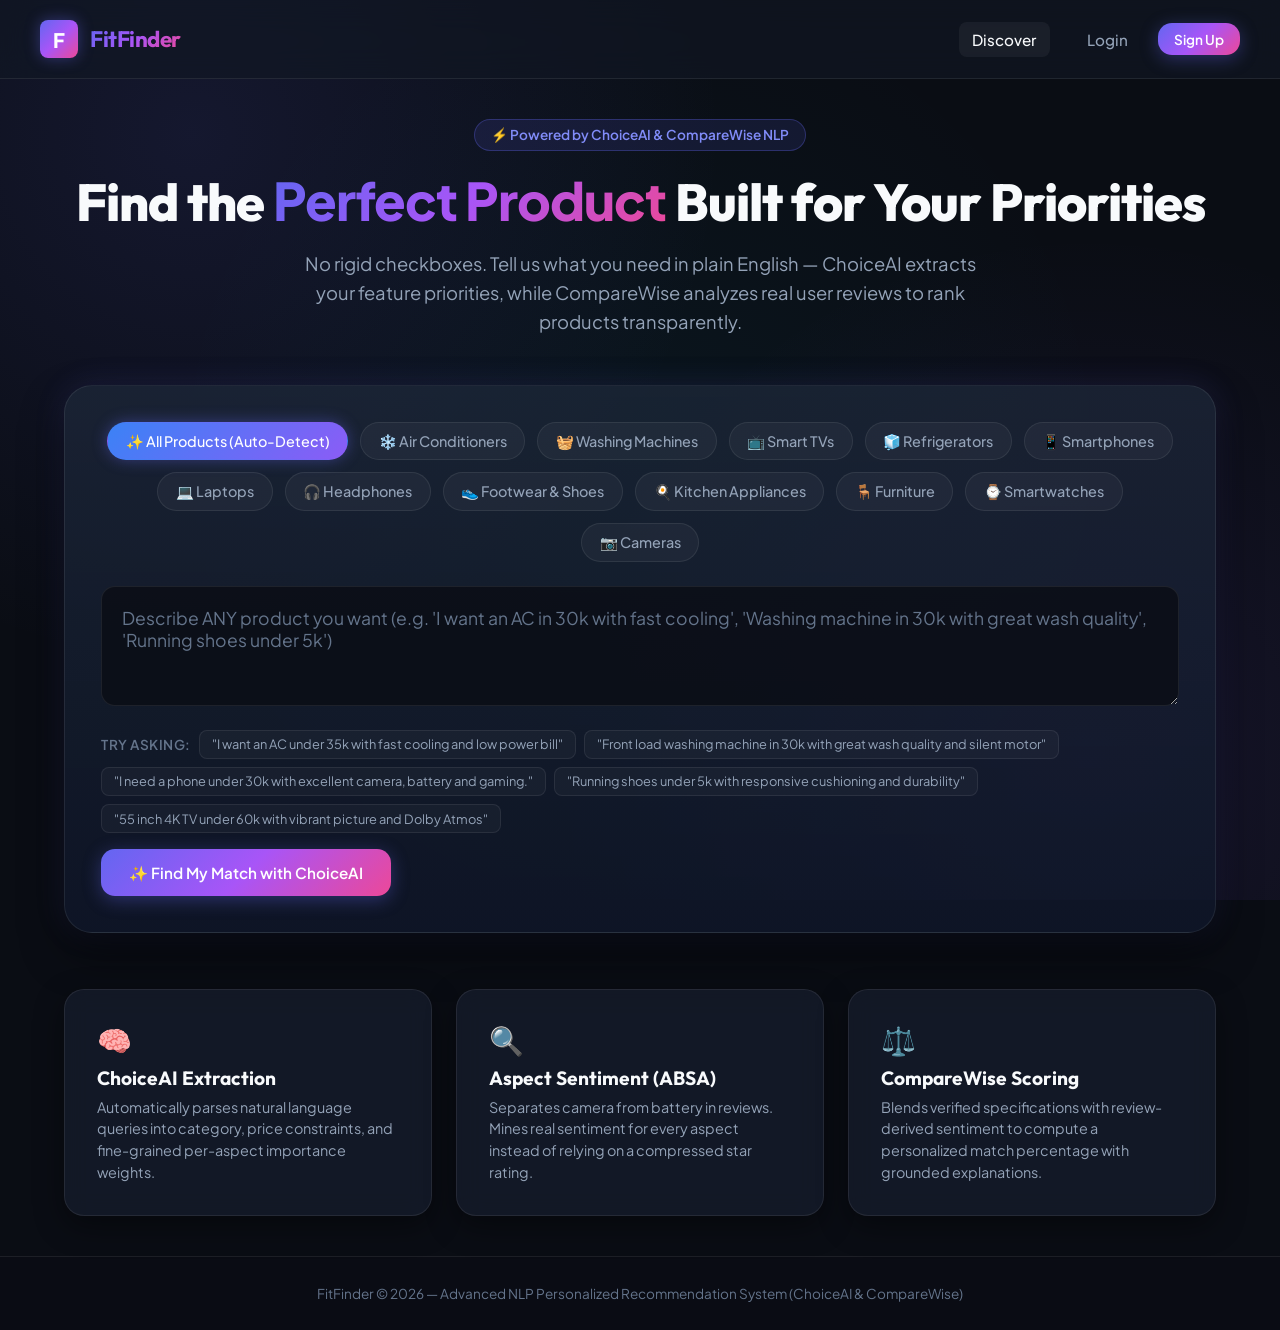
<file: Frontend/index.html>
<!DOCTYPE html>
<html lang="en">
<head>
    <meta charset="UTF-8">
    <meta name="viewport" content="width=device-width, initial-scale=1.0">
    <title>FitFinder — Personalized Product Discovery & Recommendation using NLP</title>
    <meta name="description" content="AI-driven product discovery engine that understands natural language queries, analyzes review sentiment per aspect, and delivers personalized recommendations.">
    <link rel="stylesheet" href="style.css">
</head>
<body>

    <!-- Navigation -->
    <nav class="navbar">
        <a href="index.html" class="nav-brand">
            <div class="brand-icon">F</div>
            <span class="brand-name">FitFinder</span>
        </a>
        <div class="nav-links">
            <a href="index.html" class="nav-link active">Discover</a>
            <div id="auth-nav-container" style="display: flex; align-items: center; gap: 1rem;">
                <a href="login.html" class="nav-link">Login</a>
                <a href="register.html" class="btn btn-primary" style="padding: 0.45rem 1rem; font-size: 0.85rem;">Sign Up</a>
            </div>
        </div>
    </nav>

    <!-- Main Container -->
    <main class="container">
        <!-- Hero Section -->
        <section class="hero-section">
            <div class="hero-badge">⚡ Powered by ChoiceAI & CompareWise NLP</div>
            <h1 class="hero-title">Find the <span>Perfect Product</span> Built for Your Priorities</h1>
            <p class="hero-subtitle">
                No rigid checkboxes. Tell us what you need in plain English — ChoiceAI extracts your feature priorities, while CompareWise analyzes real user reviews to rank products transparently.
            </p>
        </section>

        <!-- ChoiceAI Query Input Area -->
        <section class="query-box-container">
            <!-- Category Chips -->
            <div class="category-chips">
                <button type="button" class="chip-btn active" data-category="All">✨ All Products (Auto-Detect)</button>
                <button type="button" class="chip-btn" data-category="Air Conditioner">❄️ Air Conditioners</button>
                <button type="button" class="chip-btn" data-category="Washing Machine">🧺 Washing Machines</button>
                <button type="button" class="chip-btn" data-category="Television">📺 Smart TVs</button>
                <button type="button" class="chip-btn" data-category="Refrigerator">🧊 Refrigerators</button>
                <button type="button" class="chip-btn" data-category="Smartphone">📱 Smartphones</button>
                <button type="button" class="chip-btn" data-category="Laptop">💻 Laptops</button>
                <button type="button" class="chip-btn" data-category="Headphones">🎧 Headphones</button>
                <button type="button" class="chip-btn" data-category="Footwear">👟 Footwear & Shoes</button>
                <button type="button" class="chip-btn" data-category="Kitchen Appliance">🍳 Kitchen Appliances</button>
                <button type="button" class="chip-btn" data-category="Furniture">🪑 Furniture</button>
                <button type="button" class="chip-btn" data-category="Smartwatch">⌚ Smartwatches</button>
                <button type="button" class="chip-btn" data-category="Camera">📷 Cameras</button>
            </div>

            <!-- Input Box -->
            <div class="query-input-wrapper">
                <textarea id="query-input" class="query-textarea" placeholder="Describe ANY product you want (e.g. 'I want an AC in 30k with fast cooling', 'Washing machine in 30k with great wash quality', 'Running shoes under 5k')"></textarea>
            </div>

            <!-- Action & Sample Pill Row -->
            <div class="query-action-row">
                <div class="sample-queries">
                    <span class="sample-label">Try asking:</span>
                    <button type="button" class="sample-pill" data-cat="Air Conditioner">"I want an AC under 35k with fast cooling and low power bill"</button>
                    <button type="button" class="sample-pill" data-cat="Washing Machine">"Front load washing machine in 30k with great wash quality and silent motor"</button>
                    <button type="button" class="sample-pill" data-cat="Smartphone">"I need a phone under 30k with excellent camera, battery and gaming."</button>
                    <button type="button" class="sample-pill" data-cat="Footwear">"Running shoes under 5k with responsive cushioning and durability"</button>
                    <button type="button" class="sample-pill" data-cat="Television">"55 inch 4K TV under 60k with vibrant picture and Dolby Atmos"</button>
                </div>
                <button type="button" id="btn-submit-query" onclick="submitChoiceAIQuery(event)" class="btn btn-primary" style="padding: 0.85rem 1.75rem;">
                    ✨ Find My Match with ChoiceAI
                </button>
            </div>
        </section>

        <!-- Live Instant Results Section (Permanent & Stable Inline Display) -->
        <section id="results-section" style="display: none; margin-top: 3rem;">
            <div style="display: flex; justify-content: space-between; align-items: flex-end; flex-wrap: wrap; gap: 1rem; margin-bottom: 1.5rem;">
                <div>
                    <div style="display: flex; gap: 0.5rem; margin-bottom: 0.5rem; flex-wrap: wrap;">
                        <span id="results-category-tag" class="chip-btn active" style="padding: 0.25rem 0.75rem; font-size: 0.8rem; cursor: default;"></span>
                        <span id="results-brand-tag" class="chip-btn" style="padding: 0.25rem 0.75rem; font-size: 0.8rem; cursor: default; display: none; background: rgba(147, 51, 234, 0.15); border-color: rgba(147, 51, 234, 0.4); color: #d8b4fe;"></span>
                        <span id="results-budget-tag" class="chip-btn" style="padding: 0.25rem 0.75rem; font-size: 0.8rem; cursor: default;"></span>
                    </div>
                    <h2 style="font-family: var(--font-heading); font-size: 2rem; font-weight: 800;">
                        Matching Recommendations
                    </h2>
                    <p id="results-query-display" style="color: var(--text-muted); font-size: 0.95rem; font-style: italic; margin-top: 0.25rem;"></p>
                </div>
                <div style="display: flex; gap: 0.75rem;">
                    <button type="button" onclick="openPreferenceConfirmationModal()" class="btn btn-secondary" style="padding: 0.65rem 1.25rem; font-size: 0.9rem;">
                        ⚙️ Fine-Tune Weights
                    </button>
                    <button type="button" id="btn-results-compare" onclick="proceedToCompareFromHome()" class="btn btn-emerald" style="padding: 0.65rem 1.25rem; font-size: 0.9rem;">
                        ⚖️ Compare with CompareWise (<span id="results-selected-count">0</span>)
                    </button>
                </div>
            </div>

            <!-- Extracted Weights Breakdown Bar -->
            <div id="results-weights-bar" style="background: rgba(255, 255, 255, 0.03); border: 1px solid var(--border-color); border-radius: var(--radius-md); padding: 1rem 1.25rem; margin-bottom: 1.75rem; display: flex; flex-wrap: wrap; gap: 0.75rem; align-items: center;">
                <span style="font-size: 0.85rem; font-weight: 700; color: var(--accent-cyan); text-transform: uppercase;">Extracted Priorities:</span>
                <div id="results-weights-tags" style="display: flex; flex-wrap: wrap; gap: 0.5rem;"></div>
            </div>

            <!-- Budget Alert Notice (shown only when budget is relaxed) -->
            <div id="budget-relaxed-notice" style="display: none; background: rgba(245, 158, 11, 0.12); border: 1px solid rgba(245, 158, 11, 0.35); border-radius: var(--radius-md); padding: 0.85rem 1.25rem; margin-bottom: 1.5rem; color: #fbbf24; font-size: 0.92rem;"></div>

            <!-- Product Cards Grid -->
            <div id="results-product-grid" class="product-grid">
                <!-- Dynamically populated product cards -->
            </div>
        </section>

        <!-- Feature Highlights -->
        <section style="display: grid; grid-template-columns: repeat(auto-fit, minmax(280px, 1fr)); gap: 1.5rem; margin-top: 3.5rem;">
            <div class="glass-card">
                <div style="font-size: 1.75rem; margin-bottom: 0.5rem;">🧠</div>
                <h3 style="font-family: var(--font-heading); font-size: 1.2rem; margin-bottom: 0.4rem;">ChoiceAI Extraction</h3>
                <p style="color: var(--text-muted); font-size: 0.9rem; line-height: 1.5;">
                    Automatically parses natural language queries into category, price constraints, and fine-grained per-aspect importance weights.
                </p>
            </div>
            <div class="glass-card">
                <div style="font-size: 1.75rem; margin-bottom: 0.5rem;">🔍</div>
                <h3 style="font-family: var(--font-heading); font-size: 1.2rem; margin-bottom: 0.4rem;">Aspect Sentiment (ABSA)</h3>
                <p style="color: var(--text-muted); font-size: 0.9rem; line-height: 1.5;">
                    Separates camera from battery in reviews. Mines real sentiment for every aspect instead of relying on a compressed star rating.
                </p>
            </div>
            <div class="glass-card">
                <div style="font-size: 1.75rem; margin-bottom: 0.5rem;">⚖️</div>
                <h3 style="font-family: var(--font-heading); font-size: 1.2rem; margin-bottom: 0.4rem;">CompareWise Scoring</h3>
                <p style="color: var(--text-muted); font-size: 0.9rem; line-height: 1.5;">
                    Blends verified specifications with review-derived sentiment to compute a personalized match percentage with grounded explanations.
                </p>
            </div>
        </section>
    </main>

    <!-- Modal: ChoiceAI Extracted Preferences Confirmation -->
    <div id="pref-modal" class="modal-overlay">
        <div class="modal-content">
            <div class="modal-header">
                <div>
                    <div style="font-size: 0.8rem; color: var(--accent-cyan); font-weight: 700; text-transform: uppercase;">ChoiceAI Analysis Complete</div>
                    <h2 class="modal-title">Confirm Your Feature Priorities</h2>
                </div>
                <button class="modal-close" onclick="closePreferenceModal()">&times;</button>
            </div>

            <div style="background: rgba(255, 255, 255, 0.03); border: 1px solid var(--border-color); border-radius: var(--radius-md); padding: 1rem; margin-bottom: 1.25rem;">
                <div style="font-size: 0.85rem; color: var(--text-muted);">Query: <span id="modal-query-text" style="color: #fff; font-weight: 600;"></span></div>
                <div style="display: flex; gap: 1.5rem; margin-top: 0.5rem; font-size: 0.85rem;">
                    <div>Category: <span id="modal-category" style="color: var(--accent-primary); font-weight: 700;"></span></div>
                    <div>Budget: <span id="modal-budget" style="color: #34d399; font-weight: 700;"></span></div>
                </div>
            </div>

            <p style="font-size: 0.9rem; color: var(--text-muted);">
                ChoiceAI calculated the following importance weights based on your query. You can fine-tune any slider before shortlisting:
            </p>

            <div id="modal-weights-container" class="weight-sliders-container">
                <!-- Dynamically populated sliders -->
            </div>

            <div style="display: flex; justify-content: flex-end; gap: 1rem; margin-top: 1.5rem;">
                <button type="button" onclick="closePreferenceModal()" class="btn btn-secondary">Cancel</button>
                <button type="button" id="btn-modal-confirm" onclick="normalizeAndConfirmWeights()" class="btn btn-emerald">
                    ✓ Confirm & View Shortlisted Products
                </button>
            </div>
        </div>
    </div>

    <!-- Footer -->
    <footer class="footer">
        FitFinder &copy; 2026 — Advanced NLP Personalized Recommendation System (ChoiceAI & CompareWise)
    </footer>

    <script src="script.js"></script>
</body>
</html>
</file>
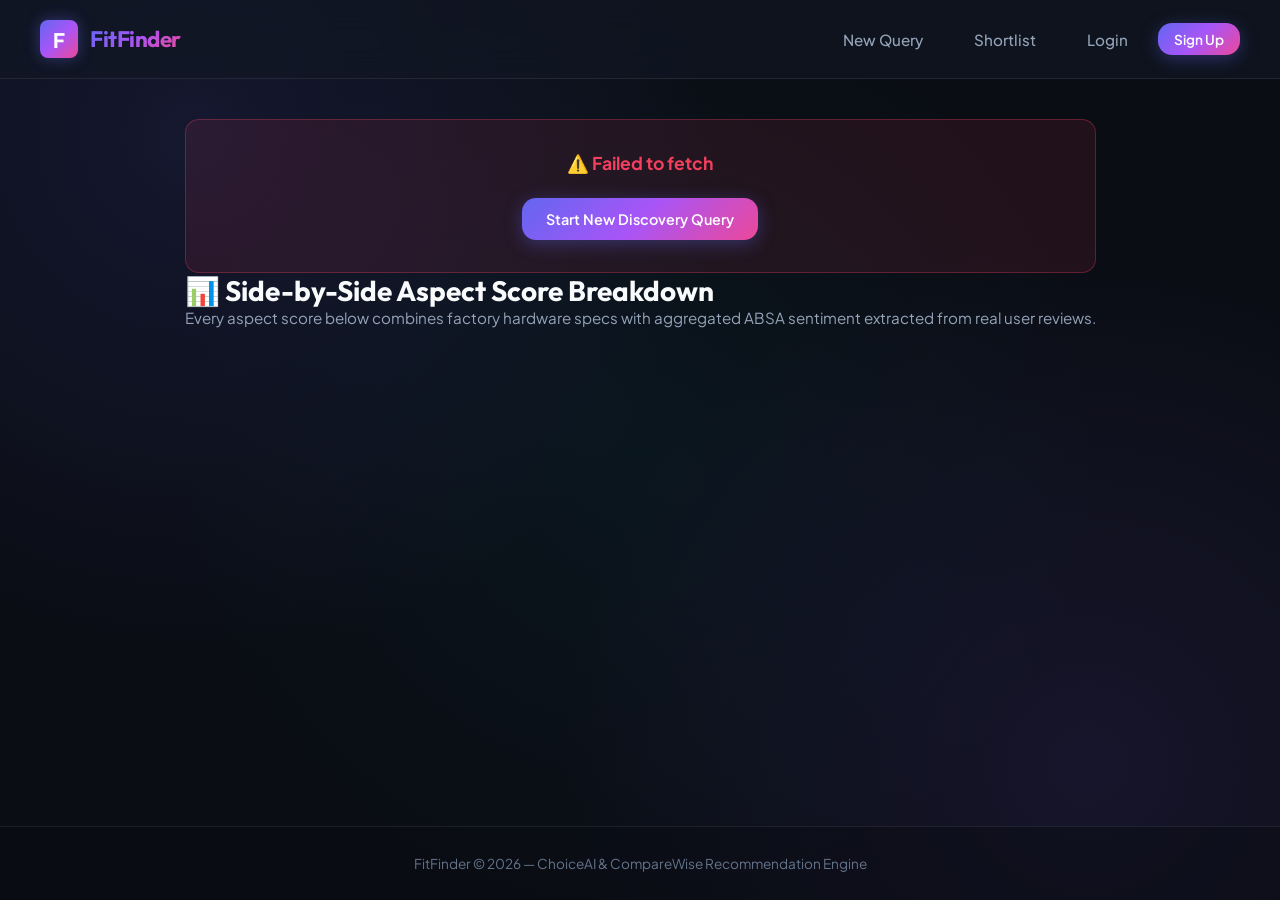
<file: Frontend/compare.html>
<!DOCTYPE html>
<html lang="en">
<head>
    <meta charset="UTF-8">
    <meta name="viewport" content="width=device-width, initial-scale=1.0">
    <title>CompareWise Results & Recommendation — FitFinder</title>
    <link rel="stylesheet" href="style.css">
</head>
<body>

    <!-- Navigation -->
    <nav class="navbar">
        <a href="index.html" class="nav-brand">
            <div class="brand-icon">F</div>
            <span class="brand-name">FitFinder</span>
        </a>
        <div class="nav-links">
            <a href="index.html" class="nav-link">New Query</a>
            <a href="shortlist.html" class="nav-link">Shortlist</a>
            <div id="auth-nav-container" style="display: flex; align-items: center; gap: 1rem;">
                <a href="login.html" class="nav-link">Login</a>
                <a href="register.html" class="btn btn-primary" style="padding: 0.45rem 1rem; font-size: 0.85rem;">Sign Up</a>
            </div>
        </div>
    </nav>

    <main class="container">
        <!-- CompareWise Top Recommendation Banner -->
        <div id="recommendation-banner-container">
            <!-- Dynamically populated top recommendation card -->
        </div>

        <!-- Section Title for Side-by-Side Comparison -->
        <div style="margin-bottom: 1.25rem;">
            <h2 style="font-family: var(--font-heading); font-size: 1.75rem; font-weight: 700;">
                📊 Side-by-Side Aspect Score Breakdown
            </h2>
            <p style="color: var(--text-muted); font-size: 0.95rem;">
                Every aspect score below combines factory hardware specs with aggregated ABSA sentiment extracted from real user reviews.
            </p>
        </div>

        <!-- Comparison Table Container -->
        <div id="compare-table-container">
            <!-- Dynamically rendered table -->
        </div>
    </main>

    <footer class="footer">
        FitFinder &copy; 2026 — ChoiceAI & CompareWise Recommendation Engine
    </footer>

    <script src="script.js"></script>
</body>
</html>
</file>
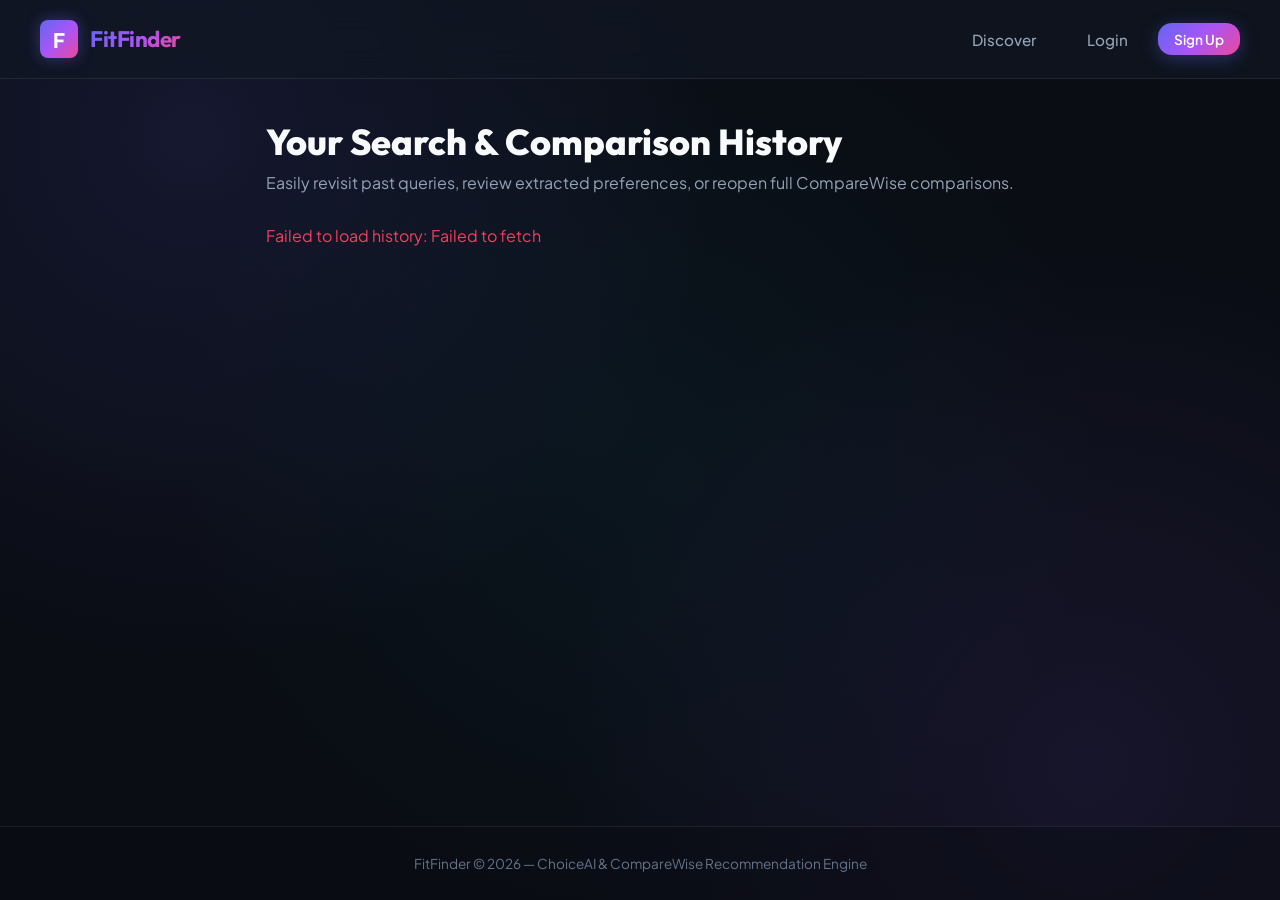
<file: Frontend/history.html>
<!DOCTYPE html>
<html lang="en">
<head>
    <meta charset="UTF-8">
    <meta name="viewport" content="width=device-width, initial-scale=1.0">
    <title>Query History — FitFinder</title>
    <link rel="stylesheet" href="style.css">
</head>
<body>

    <nav class="navbar">
        <a href="index.html" class="nav-brand">
            <div class="brand-icon">F</div>
            <span class="brand-name">FitFinder</span>
        </a>
        <div class="nav-links">
            <a href="index.html" class="nav-link">Discover</a>
            <div id="auth-nav-container" style="display: flex; align-items: center; gap: 1rem;">
                <a href="login.html" class="nav-link">Login</a>
            </div>
        </div>
    </nav>

    <main class="container">
        <div style="margin-bottom: 2rem;">
            <h1 style="font-family: var(--font-heading); font-size: 2.25rem; font-weight: 800; margin-bottom: 0.5rem;">
                Your Search & Comparison History
            </h1>
            <p style="color: var(--text-muted); font-size: 1rem;">
                Easily revisit past queries, review extracted preferences, or reopen full CompareWise comparisons.
            </p>
        </div>

        <div id="history-container">
            <!-- Dynamically rendered history list -->
        </div>
    </main>

    <footer class="footer">
        FitFinder &copy; 2026 — ChoiceAI & CompareWise Recommendation Engine
    </footer>

    <script src="script.js"></script>
</body>
</html>
</file>
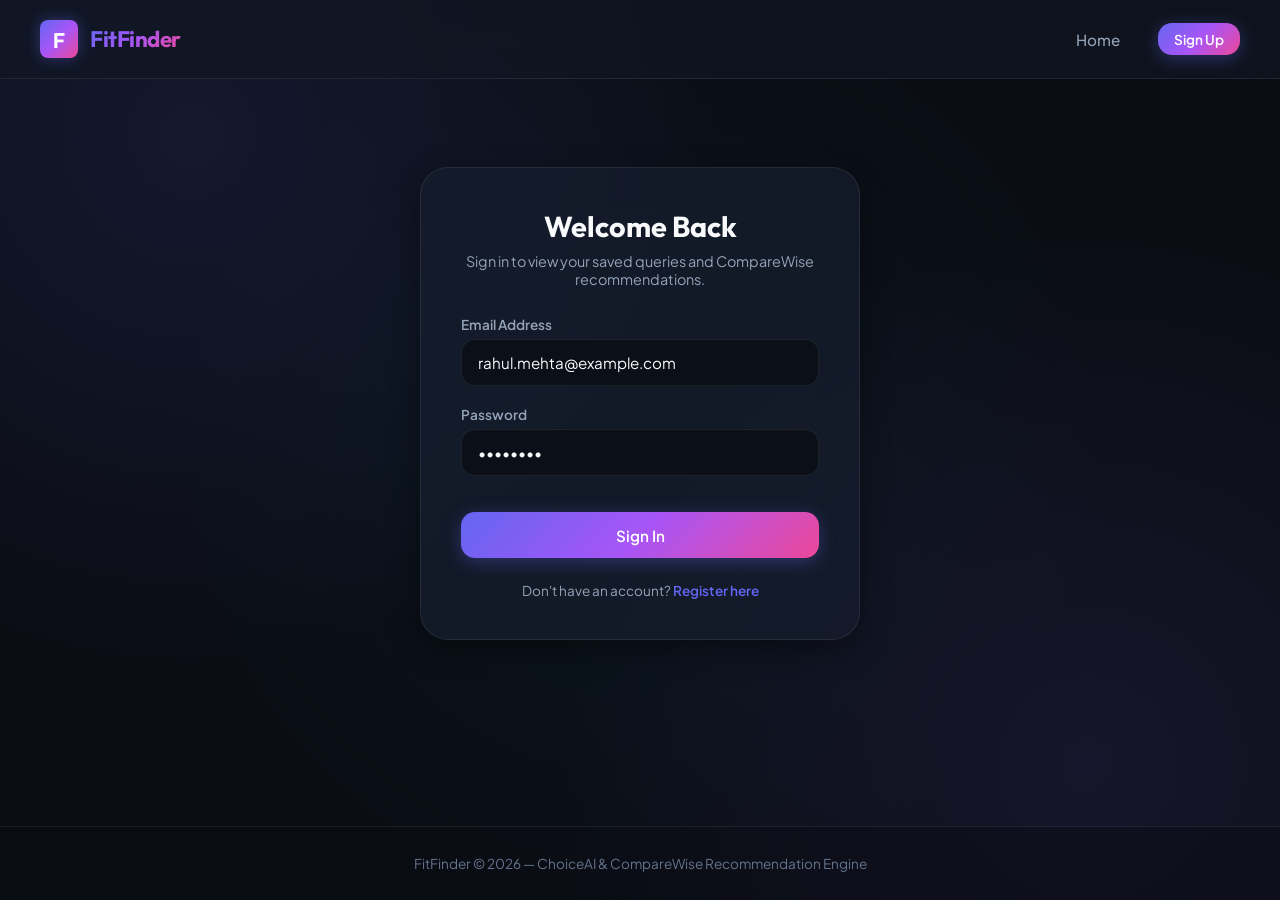
<file: Frontend/login.html>
<!DOCTYPE html>
<html lang="en">
<head>
    <meta charset="UTF-8">
    <meta name="viewport" content="width=device-width, initial-scale=1.0">
    <title>Login — FitFinder</title>
    <link rel="stylesheet" href="style.css">
</head>
<body>

    <nav class="navbar">
        <a href="index.html" class="nav-brand">
            <div class="brand-icon">F</div>
            <span class="brand-name">FitFinder</span>
        </a>
        <div class="nav-links">
            <a href="index.html" class="nav-link">Home</a>
            <a href="register.html" class="btn btn-primary" style="padding: 0.45rem 1rem; font-size: 0.85rem;">Sign Up</a>
        </div>
    </nav>

    <main class="container">
        <div class="auth-box">
            <h2 style="font-family: var(--font-heading); font-size: 1.8rem; font-weight: 700; margin-bottom: 0.5rem; text-align: center;">
                Welcome Back
            </h2>
            <p style="color: var(--text-muted); font-size: 0.9rem; text-align: center; margin-bottom: 1.75rem;">
                Sign in to view your saved queries and CompareWise recommendations.
            </p>

            <form onsubmit="handleLoginSubmit(event)">
                <div class="form-group">
                    <label class="form-label" for="login-email">Email Address</label>
                    <input type="email" id="login-email" class="form-input" placeholder="e.g. rahul.mehta@example.com" value="rahul.mehta@example.com" required>
                </div>

                <div class="form-group">
                    <label class="form-label" for="login-password">Password</label>
                    <input type="password" id="login-password" class="form-input" placeholder="Enter your password" value="rahul123" required>
                </div>

                <button type="submit" class="btn btn-primary" style="width: 100%; margin-top: 1rem; padding: 0.85rem;">
                    Sign In
                </button>
            </form>

            <p style="text-align: center; font-size: 0.85rem; color: var(--text-muted); margin-top: 1.5rem;">
                Don't have an account? <a href="register.html" style="color: var(--accent-primary); text-decoration: none; font-weight: 600;">Register here</a>
            </p>
        </div>
    </main>

    <footer class="footer">
        FitFinder &copy; 2026 — ChoiceAI & CompareWise Recommendation Engine
    </footer>

    <script src="script.js"></script>
</body>
</html>
</file>
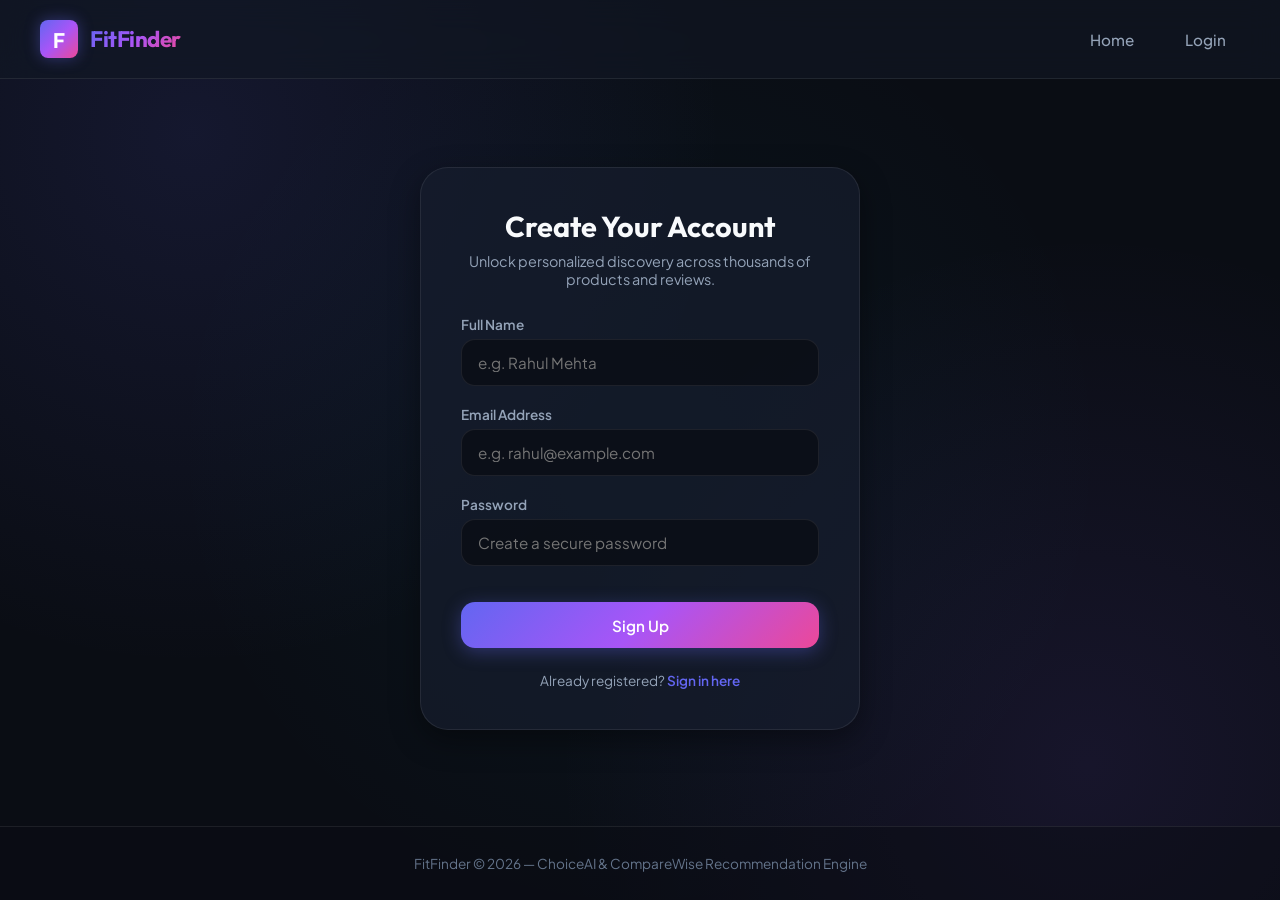
<file: Frontend/register.html>
<!DOCTYPE html>
<html lang="en">
<head>
    <meta charset="UTF-8">
    <meta name="viewport" content="width=device-width, initial-scale=1.0">
    <title>Create Account — FitFinder</title>
    <link rel="stylesheet" href="style.css">
</head>
<body>

    <nav class="navbar">
        <a href="index.html" class="nav-brand">
            <div class="brand-icon">F</div>
            <span class="brand-name">FitFinder</span>
        </a>
        <div class="nav-links">
            <a href="index.html" class="nav-link">Home</a>
            <a href="login.html" class="nav-link">Login</a>
        </div>
    </nav>

    <main class="container">
        <div class="auth-box">
            <h2 style="font-family: var(--font-heading); font-size: 1.8rem; font-weight: 700; margin-bottom: 0.5rem; text-align: center;">
                Create Your Account
            </h2>
            <p style="color: var(--text-muted); font-size: 0.9rem; text-align: center; margin-bottom: 1.75rem;">
                Unlock personalized discovery across thousands of products and reviews.
            </p>

            <form onsubmit="handleRegisterSubmit(event)">
                <div class="form-group">
                    <label class="form-label" for="reg-name">Full Name</label>
                    <input type="text" id="reg-name" class="form-input" placeholder="e.g. Rahul Mehta" required>
                </div>

                <div class="form-group">
                    <label class="form-label" for="reg-email">Email Address</label>
                    <input type="email" id="reg-email" class="form-input" placeholder="e.g. rahul@example.com" required>
                </div>

                <div class="form-group">
                    <label class="form-label" for="reg-password">Password</label>
                    <input type="password" id="reg-password" class="form-input" placeholder="Create a secure password" required>
                </div>

                <button type="submit" class="btn btn-primary" style="width: 100%; margin-top: 1rem; padding: 0.85rem;">
                    Sign Up
                </button>
            </form>

            <p style="text-align: center; font-size: 0.85rem; color: var(--text-muted); margin-top: 1.5rem;">
                Already registered? <a href="login.html" style="color: var(--accent-primary); text-decoration: none; font-weight: 600;">Sign in here</a>
            </p>
        </div>
    </main>

    <footer class="footer">
        FitFinder &copy; 2026 — ChoiceAI & CompareWise Recommendation Engine
    </footer>

    <script src="script.js"></script>
</body>
</html>
</file>
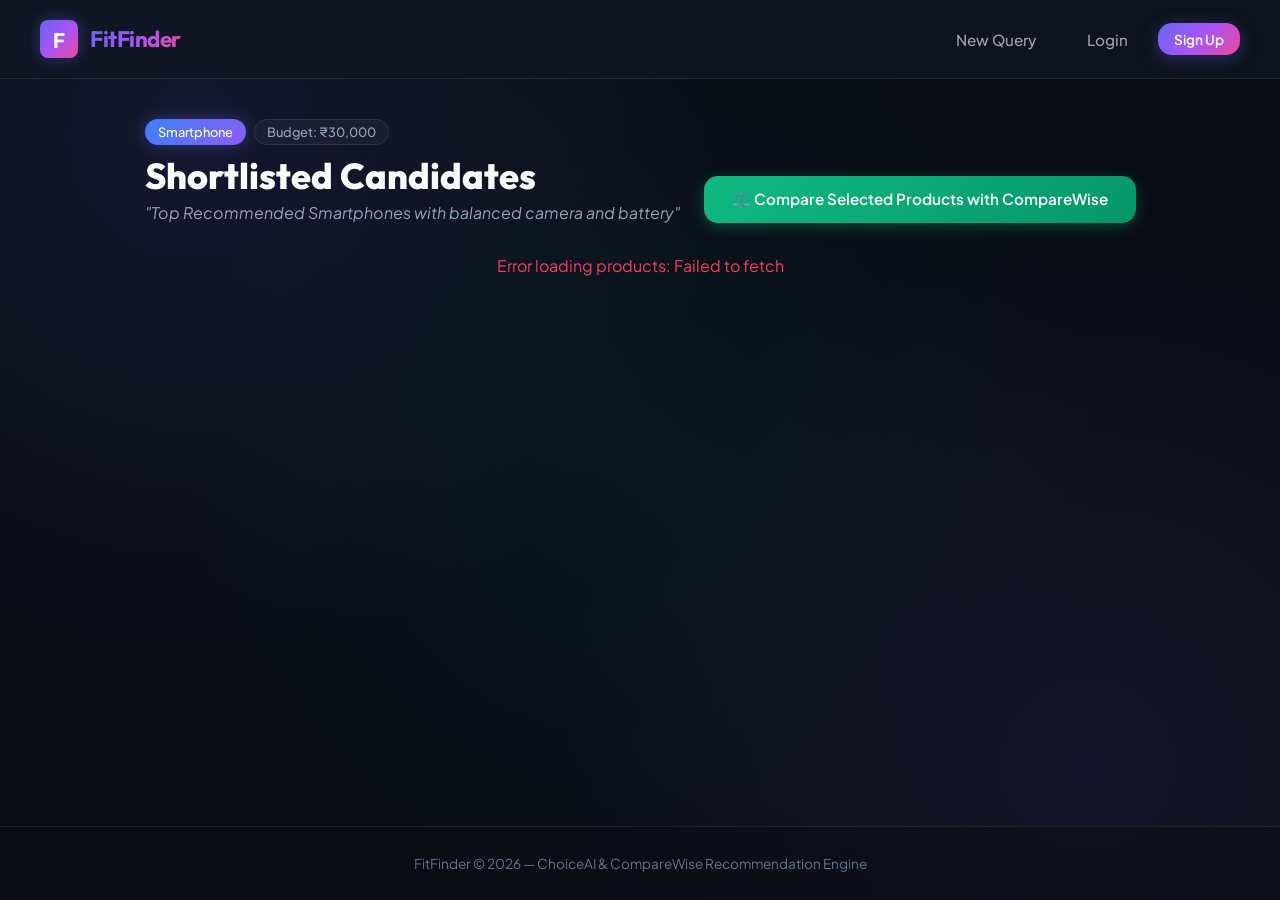
<file: Frontend/shortlist.html>
<!DOCTYPE html>
<html lang="en">
<head>
    <meta charset="UTF-8">
    <meta name="viewport" content="width=device-width, initial-scale=1.0">
    <title>Shortlisted Products — FitFinder</title>
    <link rel="stylesheet" href="style.css">
</head>
<body>

    <!-- Navigation -->
    <nav class="navbar">
        <a href="index.html" class="nav-brand">
            <div class="brand-icon">F</div>
            <span class="brand-name">FitFinder</span>
        </a>
        <div class="nav-links">
            <a href="index.html" class="nav-link">New Query</a>
            <div id="auth-nav-container" style="display: flex; align-items: center; gap: 1rem;">
                <a href="login.html" class="nav-link">Login</a>
                <a href="register.html" class="btn btn-primary" style="padding: 0.45rem 1rem; font-size: 0.85rem;">Sign Up</a>
            </div>
        </div>
    </nav>

    <main class="container">
        <!-- Header -->
        <div style="display: flex; justify-content: space-between; align-items: flex-end; flex-wrap: wrap; gap: 1.5rem; margin-bottom: 2rem;">
            <div>
                <div style="display: flex; gap: 0.5rem; margin-bottom: 0.5rem;">
                    <span id="shortlist-category-tag" class="chip-btn active" style="padding: 0.25rem 0.75rem; font-size: 0.8rem; cursor: default;"></span>
                    <span id="shortlist-budget-tag" class="chip-btn" style="padding: 0.25rem 0.75rem; font-size: 0.8rem; cursor: default;"></span>
                </div>
                <h1 style="font-family: var(--font-heading); font-size: 2.25rem; font-weight: 800;">
                    Shortlisted Candidates
                </h1>
                <p id="shortlist-query-display" style="color: var(--text-muted); font-size: 1rem; margin-top: 0.25rem; font-style: italic;"></p>
            </div>

            <button type="button" id="btn-proceed-compare" onclick="proceedToComparePage()" class="btn btn-emerald" style="padding: 0.85rem 1.75rem;">
                ⚖️ Compare Selected Products with CompareWise
            </button>
        </div>

        <!-- Product Cards Grid -->
        <div id="products-grid-container" class="product-grid">
            <!-- Dynamically populated product cards -->
        </div>
    </main>

    <footer class="footer">
        FitFinder &copy; 2026 — ChoiceAI & CompareWise Recommendation Engine
    </footer>

    <script src="script.js"></script>
</body>
</html>
</file>
<file: Frontend/style.css>
@import url('https://fonts.googleapis.com/css2?family=Outfit:wght@300;400;500;600;700;800&family=Plus+Jakarta+Sans:wght@400;500;600;700&display=swap');

:root {
  --bg-primary: #0a0d14;
  --bg-secondary: #121824;
  --bg-card: rgba(22, 29, 44, 0.75);
  --bg-card-hover: rgba(30, 40, 60, 0.85);
  --bg-glass: rgba(18, 24, 36, 0.65);
  
  --border-color: rgba(255, 255, 255, 0.08);
  --border-glow: rgba(99, 102, 241, 0.35);
  
  --accent-primary: #6366f1;
  --accent-secondary: #8b5cf6;
  --accent-cyan: #06b6d4;
  --accent-emerald: #10b981;
  --accent-amber: #f59e0b;
  --accent-rose: #f43f5e;
  
  --gradient-primary: linear-gradient(135deg, #6366f1 0%, #a855f7 50%, #ec4899 100%);
  --gradient-accent: linear-gradient(135deg, #3b82f6 0%, #8b5cf6 100%);
  --gradient-emerald: linear-gradient(135deg, #10b981 0%, #059669 100%);
  --gradient-card: linear-gradient(180deg, rgba(255, 255, 255, 0.05) 0%, rgba(255, 255, 255, 0.01) 100%);

  --text-main: #f8fafc;
  --text-muted: #94a3b8;
  --text-dim: #64748b;

  --font-heading: 'Outfit', sans-serif;
  --font-body: 'Plus Jakarta Sans', sans-serif;

  --radius-sm: 8px;
  --radius-md: 14px;
  --radius-lg: 20px;
  --radius-xl: 28px;
  
  --shadow-sm: 0 4px 12px rgba(0, 0, 0, 0.25);
  --shadow-md: 0 10px 30px rgba(0, 0, 0, 0.4);
  --shadow-glow: 0 0 25px rgba(99, 102, 241, 0.25);
}

* {
  box-sizing: border-box;
  margin: 0;
  padding: 0;
  font-family: var(--font-body);
}

body {
  background-color: var(--bg-primary);
  color: var(--text-main);
  min-height: 100vh;
  display: flex;
  flex-direction: column;
  overflow-x: hidden;
  background-image: 
    radial-gradient(circle at 15% 15%, rgba(99, 102, 241, 0.12) 0%, transparent 40%),
    radial-gradient(circle at 85% 85%, rgba(139, 92, 246, 0.1) 0%, transparent 40%),
    radial-gradient(circle at 50% 50%, rgba(6, 182, 212, 0.05) 0%, transparent 60%);
  background-attachment: fixed;
}

/* Navbar */
.navbar {
  display: flex;
  justify-content: space-between;
  align-items: center;
  padding: 1.25rem 2.5rem;
  background: var(--bg-glass);
  backdrop-filter: blur(16px);
  -webkit-backdrop-filter: blur(16px);
  border-bottom: 1px solid var(--border-color);
  position: sticky;
  top: 0;
  z-index: 100;
}

.nav-brand {
  display: flex;
  align-items: center;
  gap: 0.75rem;
  text-decoration: none;
}

.brand-icon {
  width: 38px;
  height: 38px;
  background: var(--gradient-primary);
  border-radius: var(--radius-sm);
  display: flex;
  align-items: center;
  justify-content: center;
  font-weight: 800;
  font-size: 1.25rem;
  color: #fff;
  box-shadow: 0 0 15px rgba(99, 102, 241, 0.4);
}

.brand-name {
  font-family: var(--font-heading);
  font-size: 1.4rem;
  font-weight: 700;
  background: var(--gradient-primary);
  -webkit-background-clip: text;
  -webkit-text-fill-color: transparent;
  letter-spacing: -0.5px;
}

.nav-links {
  display: flex;
  align-items: center;
  gap: 1.5rem;
}

.nav-link {
  color: var(--text-muted);
  text-decoration: none;
  font-weight: 500;
  font-size: 0.95rem;
  transition: all 0.2s ease;
  padding: 0.5rem 0.85rem;
  border-radius: var(--radius-sm);
}

.nav-link:hover, .nav-link.active {
  color: var(--text-main);
  background: rgba(255, 255, 255, 0.05);
}

.user-badge {
  display: flex;
  align-items: center;
  gap: 0.5rem;
  padding: 0.4rem 0.9rem;
  background: rgba(99, 102, 241, 0.15);
  border: 1px solid rgba(99, 102, 241, 0.3);
  border-radius: 9999px;
  font-size: 0.85rem;
  font-weight: 600;
  color: #a5b4fc;
}

/* Layout Containers */
.container {
  max-width: 1200px;
  margin: 0 auto;
  padding: 2.5rem 1.5rem;
  flex: 1;
}

.hero-section {
  text-align: center;
  margin-bottom: 3rem;
}

.hero-badge {
  display: inline-flex;
  align-items: center;
  gap: 0.5rem;
  padding: 0.4rem 1rem;
  background: rgba(99, 102, 241, 0.12);
  border: 1px solid rgba(99, 102, 241, 0.3);
  border-radius: 9999px;
  color: #818cf8;
  font-size: 0.85rem;
  font-weight: 600;
  margin-bottom: 1.25rem;
}

.hero-title {
  font-family: var(--font-heading);
  font-size: 3.25rem;
  font-weight: 800;
  line-height: 1.15;
  margin-bottom: 1rem;
  letter-spacing: -1px;
}

.hero-title span {
  background: var(--gradient-primary);
  -webkit-background-clip: text;
  -webkit-text-fill-color: transparent;
}

.hero-subtitle {
  color: var(--text-muted);
  font-size: 1.15rem;
  max-width: 680px;
  margin: 0 auto;
  line-height: 1.6;
}

/* Cards & Glass Containers */
.glass-card {
  background: var(--bg-card);
  backdrop-filter: blur(12px);
  -webkit-backdrop-filter: blur(12px);
  border: 1px solid var(--border-color);
  border-radius: var(--radius-lg);
  padding: 2rem;
  box-shadow: var(--shadow-md);
  position: relative;
  overflow: hidden;
  transition: transform 0.25s ease, border-color 0.25s ease, box-shadow 0.25s ease;
}

.glass-card:hover {
  border-color: rgba(255, 255, 255, 0.15);
}

.glow-border {
  border-color: var(--border-glow);
  box-shadow: var(--shadow-glow);
}

/* Query Box & Form */
.query-box-container {
  background: linear-gradient(180deg, rgba(30, 41, 59, 0.7) 0%, rgba(15, 23, 42, 0.8) 100%);
  border: 1px solid var(--border-color);
  border-radius: var(--radius-xl);
  padding: 2.25rem;
  box-shadow: 0 20px 40px rgba(0, 0, 0, 0.5), 0 0 30px rgba(99, 102, 241, 0.15);
  margin-bottom: 2rem;
}

.category-chips {
  display: flex;
  gap: 0.75rem;
  flex-wrap: wrap;
  margin-bottom: 1.5rem;
  justify-content: center;
}

.chip-btn {
  padding: 0.55rem 1.1rem;
  border-radius: 9999px;
  background: rgba(255, 255, 255, 0.04);
  border: 1px solid var(--border-color);
  color: var(--text-muted);
  font-size: 0.9rem;
  font-weight: 500;
  cursor: pointer;
  transition: all 0.2s ease;
  display: flex;
  align-items: center;
  gap: 0.4rem;
}

.chip-btn:hover {
  background: rgba(255, 255, 255, 0.08);
  color: var(--text-main);
  border-color: rgba(255, 255, 255, 0.2);
}

.chip-btn.active {
  background: var(--gradient-accent);
  color: #fff;
  border-color: transparent;
  box-shadow: 0 0 15px rgba(99, 102, 241, 0.4);
}

.query-input-wrapper {
  position: relative;
  margin-bottom: 1.25rem;
}

.query-textarea {
  width: 100%;
  min-height: 120px;
  background: rgba(10, 13, 20, 0.8);
  border: 1.5px solid var(--border-color);
  border-radius: var(--radius-md);
  padding: 1.25rem;
  font-size: 1.1rem;
  color: var(--text-main);
  resize: vertical;
  outline: none;
  transition: border-color 0.2s ease, box-shadow 0.2s ease;
}

.query-textarea:focus {
  border-color: var(--accent-primary);
  box-shadow: 0 0 20px rgba(99, 102, 241, 0.25);
}

.query-textarea::placeholder {
  color: var(--text-dim);
}

.query-action-row {
  display: flex;
  justify-content: space-between;
  align-items: center;
  flex-wrap: wrap;
  gap: 1rem;
}

.sample-queries {
  display: flex;
  align-items: center;
  gap: 0.5rem;
  flex-wrap: wrap;
}

.sample-label {
  font-size: 0.85rem;
  color: var(--text-dim);
  font-weight: 600;
  text-transform: uppercase;
  letter-spacing: 0.5px;
}

.sample-pill {
  padding: 0.35rem 0.75rem;
  background: rgba(255, 255, 255, 0.03);
  border: 1px solid var(--border-color);
  border-radius: var(--radius-sm);
  font-size: 0.8rem;
  color: var(--text-muted);
  cursor: pointer;
  transition: all 0.2s;
}

.sample-pill:hover {
  background: rgba(99, 102, 241, 0.1);
  color: #a5b4fc;
  border-color: rgba(99, 102, 241, 0.3);
}

/* Buttons */
.btn {
  display: inline-flex;
  align-items: center;
  justify-content: center;
  gap: 0.5rem;
  padding: 0.75rem 1.5rem;
  border-radius: var(--radius-md);
  font-size: 0.95rem;
  font-weight: 600;
  cursor: pointer;
  border: none;
  transition: all 0.25s ease;
  text-decoration: none;
}

.btn-primary {
  background: var(--gradient-primary);
  color: #fff;
  box-shadow: 0 4px 18px rgba(99, 102, 241, 0.35);
}

.btn-primary:hover {
  transform: translateY(-2px);
  box-shadow: 0 6px 24px rgba(99, 102, 241, 0.5);
}

.btn-secondary {
  background: rgba(255, 255, 255, 0.06);
  border: 1px solid var(--border-color);
  color: var(--text-main);
}

.btn-secondary:hover {
  background: rgba(255, 255, 255, 0.1);
  border-color: rgba(255, 255, 255, 0.2);
}

.btn-emerald {
  background: var(--gradient-emerald);
  color: #fff;
  box-shadow: 0 4px 15px rgba(16, 185, 129, 0.3);
}

.btn-emerald:hover {
  transform: translateY(-2px);
  box-shadow: 0 6px 20px rgba(16, 185, 129, 0.45);
}

/* Modal / Extracted Preferences */
.modal-overlay {
  position: fixed;
  top: 0;
  left: 0;
  width: 100%;
  height: 100%;
  background: rgba(5, 8, 15, 0.85);
  backdrop-filter: blur(8px);
  display: flex;
  align-items: center;
  justify-content: center;
  z-index: 200;
  opacity: 0;
  pointer-events: none;
  transition: opacity 0.3s ease;
}

.modal-overlay.active {
  opacity: 1;
  pointer-events: auto;
}

.modal-content {
  background: #111827;
  border: 1px solid rgba(255, 255, 255, 0.12);
  border-radius: var(--radius-xl);
  padding: 2.25rem;
  max-width: 650px;
  width: 90%;
  max-height: 90vh;
  overflow-y: auto;
  box-shadow: 0 25px 60px rgba(0, 0, 0, 0.6);
  transform: scale(0.95);
  transition: transform 0.3s cubic-bezier(0.34, 1.56, 0.64, 1);
}

.modal-overlay.active .modal-content {
  transform: scale(1);
}

.modal-header {
  display: flex;
  justify-content: space-between;
  align-items: flex-start;
  margin-bottom: 1.5rem;
}

.modal-title {
  font-family: var(--font-heading);
  font-size: 1.5rem;
  font-weight: 700;
}

.modal-close {
  background: transparent;
  border: none;
  color: var(--text-muted);
  font-size: 1.5rem;
  cursor: pointer;
  line-height: 1;
}

/* Weight Sliders */
.weight-sliders-container {
  display: flex;
  flex-direction: column;
  gap: 1.25rem;
  margin: 1.5rem 0;
}

.weight-row {
  display: flex;
  flex-direction: column;
  gap: 0.4rem;
}

.weight-label-row {
  display: flex;
  justify-content: space-between;
  align-items: center;
  font-size: 0.9rem;
  font-weight: 600;
}

.weight-val-badge {
  background: rgba(99, 102, 241, 0.2);
  color: #a5b4fc;
  padding: 0.15rem 0.5rem;
  border-radius: var(--radius-sm);
  font-size: 0.8rem;
  font-weight: 700;
}

input[type=range] {
  width: 100%;
  height: 6px;
  background: rgba(255, 255, 255, 0.1);
  border-radius: 9999px;
  outline: none;
  -webkit-appearance: none;
}

input[type=range]::-webkit-slider-thumb {
  -webkit-appearance: none;
  width: 18px;
  height: 18px;
  border-radius: 50%;
  background: var(--accent-primary);
  cursor: pointer;
  box-shadow: 0 0 10px rgba(99, 102, 241, 0.6);
  transition: transform 0.1s;
}

input[type=range]::-webkit-slider-thumb:hover {
  transform: scale(1.2);
}

/* Product Cards Grid */
.product-grid {
  display: grid;
  grid-template-columns: repeat(auto-fill, minmax(320px, 1fr));
  gap: 1.75rem;
  margin-top: 1.5rem;
}

.product-card {
  background: var(--bg-card);
  border: 1px solid var(--border-color);
  border-radius: var(--radius-lg);
  overflow: hidden;
  display: flex;
  flex-direction: column;
  transition: all 0.25s ease;
}

.product-card:hover {
  transform: translateY(-4px);
  border-color: rgba(99, 102, 241, 0.4);
  box-shadow: var(--shadow-md);
}

.product-card.selected {
  border-color: var(--accent-primary);
  box-shadow: 0 0 20px rgba(99, 102, 241, 0.3);
}

.product-img-wrapper {
  height: 180px;
  width: 100%;
  position: relative;
  background: #0f141f;
  overflow: hidden;
}

.product-img {
  width: 100%;
  height: 100%;
  object-fit: cover;
  transition: transform 0.3s ease;
}

.product-card:hover .product-img {
  transform: scale(1.05);
}

.match-badge {
  position: absolute;
  top: 12px;
  right: 12px;
  padding: 0.35rem 0.75rem;
  border-radius: 9999px;
  font-size: 0.85rem;
  font-weight: 700;
  backdrop-filter: blur(8px);
  background: rgba(16, 185, 129, 0.85);
  color: #fff;
  box-shadow: 0 4px 10px rgba(0, 0, 0, 0.3);
}

.product-body {
  padding: 1.25rem;
  display: flex;
  flex-direction: column;
  flex: 1;
  gap: 0.75rem;
}

.product-brand {
  font-size: 0.75rem;
  text-transform: uppercase;
  letter-spacing: 0.8px;
  color: var(--accent-cyan);
  font-weight: 700;
}

.product-name {
  font-family: var(--font-heading);
  font-size: 1.2rem;
  font-weight: 700;
}

.product-price {
  font-size: 1.25rem;
  font-weight: 800;
  color: #fff;
}

.aspect-tags {
  display: flex;
  flex-wrap: wrap;
  gap: 0.4rem;
  margin-top: auto;
}

.aspect-tag {
  padding: 0.25rem 0.5rem;
  border-radius: var(--radius-sm);
  background: rgba(255, 255, 255, 0.05);
  font-size: 0.75rem;
  color: var(--text-muted);
}

/* CompareWise Top Recommendation Banner */
.recommendation-banner {
  background: linear-gradient(135deg, rgba(99, 102, 241, 0.18) 0%, rgba(139, 92, 246, 0.12) 50%, rgba(16, 185, 129, 0.1) 100%);
  border: 1.5px solid rgba(99, 102, 241, 0.4);
  border-radius: var(--radius-xl);
  padding: 2.5rem;
  margin-bottom: 3rem;
  box-shadow: 0 20px 50px rgba(0, 0, 0, 0.4), 0 0 40px rgba(99, 102, 241, 0.15);
  position: relative;
}

.rec-header {
  display: flex;
  justify-content: space-between;
  align-items: center;
  flex-wrap: wrap;
  gap: 1.5rem;
  margin-bottom: 2rem;
}

.rec-badge {
  display: inline-flex;
  align-items: center;
  gap: 0.5rem;
  padding: 0.4rem 1rem;
  background: var(--gradient-primary);
  border-radius: 9999px;
  font-size: 0.85rem;
  font-weight: 700;
  color: #fff;
  box-shadow: 0 0 15px rgba(99, 102, 241, 0.5);
}

.rec-score-circle {
  display: flex;
  flex-direction: column;
  align-items: center;
  justify-content: center;
  width: 100px;
  height: 100px;
  border-radius: 50%;
  background: rgba(16, 185, 129, 0.15);
  border: 2px solid var(--accent-emerald);
  box-shadow: 0 0 25px rgba(16, 185, 129, 0.35);
}

.rec-score-num {
  font-family: var(--font-heading);
  font-size: 1.75rem;
  font-weight: 800;
  color: #34d399;
}

.rec-score-lbl {
  font-size: 0.65rem;
  text-transform: uppercase;
  letter-spacing: 0.5px;
  color: var(--text-muted);
}

.rec-content-grid {
  display: grid;
  grid-template-columns: 1fr 1fr;
  gap: 2rem;
}

@media (max-width: 868px) {
  .rec-content-grid {
    grid-template-columns: 1fr;
  }
}

.grounded-box {
  padding: 1.25rem;
  border-radius: var(--radius-md);
  margin-bottom: 1rem;
}

.strengths-box {
  background: rgba(16, 185, 129, 0.08);
  border-left: 4px solid var(--accent-emerald);
}

.weakness-box {
  background: rgba(244, 63, 94, 0.08);
  border-left: 4px solid var(--accent-rose);
}

.grounded-title {
  font-weight: 700;
  font-size: 0.95rem;
  margin-bottom: 0.4rem;
  display: flex;
  align-items: center;
  gap: 0.4rem;
}

.strengths-box .grounded-title { color: #34d399; }
.weakness-box .grounded-title { color: #fb7185; }

.grounded-text {
  font-size: 0.9rem;
  color: var(--text-muted);
  line-height: 1.5;
}

/* Side-by-Side Comparison Table */
.table-wrapper {
  width: 100%;
  overflow-x: auto;
  border: 1px solid var(--border-color);
  border-radius: var(--radius-lg);
  background: var(--bg-card);
  box-shadow: var(--shadow-md);
  margin-bottom: 3rem;
}

.compare-table {
  width: 100%;
  border-collapse: collapse;
  text-align: left;
}

.compare-table th, .compare-table td {
  padding: 1.1rem 1.25rem;
  border-bottom: 1px solid var(--border-color);
}

.compare-table th {
  background: rgba(15, 23, 42, 0.9);
  color: var(--text-muted);
  font-size: 0.85rem;
  text-transform: uppercase;
  letter-spacing: 0.5px;
}

.compare-table tr:hover td {
  background: rgba(255, 255, 255, 0.02);
}

.winner-row td {
  background: rgba(99, 102, 241, 0.05);
}

.progress-bar-bg {
  width: 100%;
  height: 6px;
  background: rgba(255, 255, 255, 0.08);
  border-radius: 9999px;
  overflow: hidden;
  margin-top: 0.35rem;
}

.progress-bar-fill {
  height: 100%;
  border-radius: 9999px;
  background: var(--gradient-accent);
}

/* Forms (Login/Register) */
.auth-box {
  max-width: 440px;
  margin: 3rem auto;
  background: var(--bg-card);
  border: 1px solid var(--border-color);
  border-radius: var(--radius-xl);
  padding: 2.5rem;
  box-shadow: var(--shadow-md);
}

.form-group {
  margin-bottom: 1.25rem;
}

.form-label {
  display: block;
  font-size: 0.85rem;
  font-weight: 600;
  color: var(--text-muted);
  margin-bottom: 0.4rem;
}

.form-input {
  width: 100%;
  padding: 0.8rem 1rem;
  background: rgba(10, 13, 20, 0.8);
  border: 1px solid var(--border-color);
  border-radius: var(--radius-md);
  color: var(--text-main);
  outline: none;
  font-size: 0.95rem;
  transition: all 0.2s;
}

.form-input:focus {
  border-color: var(--accent-primary);
  box-shadow: 0 0 15px rgba(99, 102, 241, 0.25);
}

/* Footer */
.footer {
  border-top: 1px solid var(--border-color);
  padding: 1.75rem 2.5rem;
  text-align: center;
  color: var(--text-dim);
  font-size: 0.85rem;
  margin-top: auto;
  background: rgba(10, 13, 20, 0.5);
}
</file>
